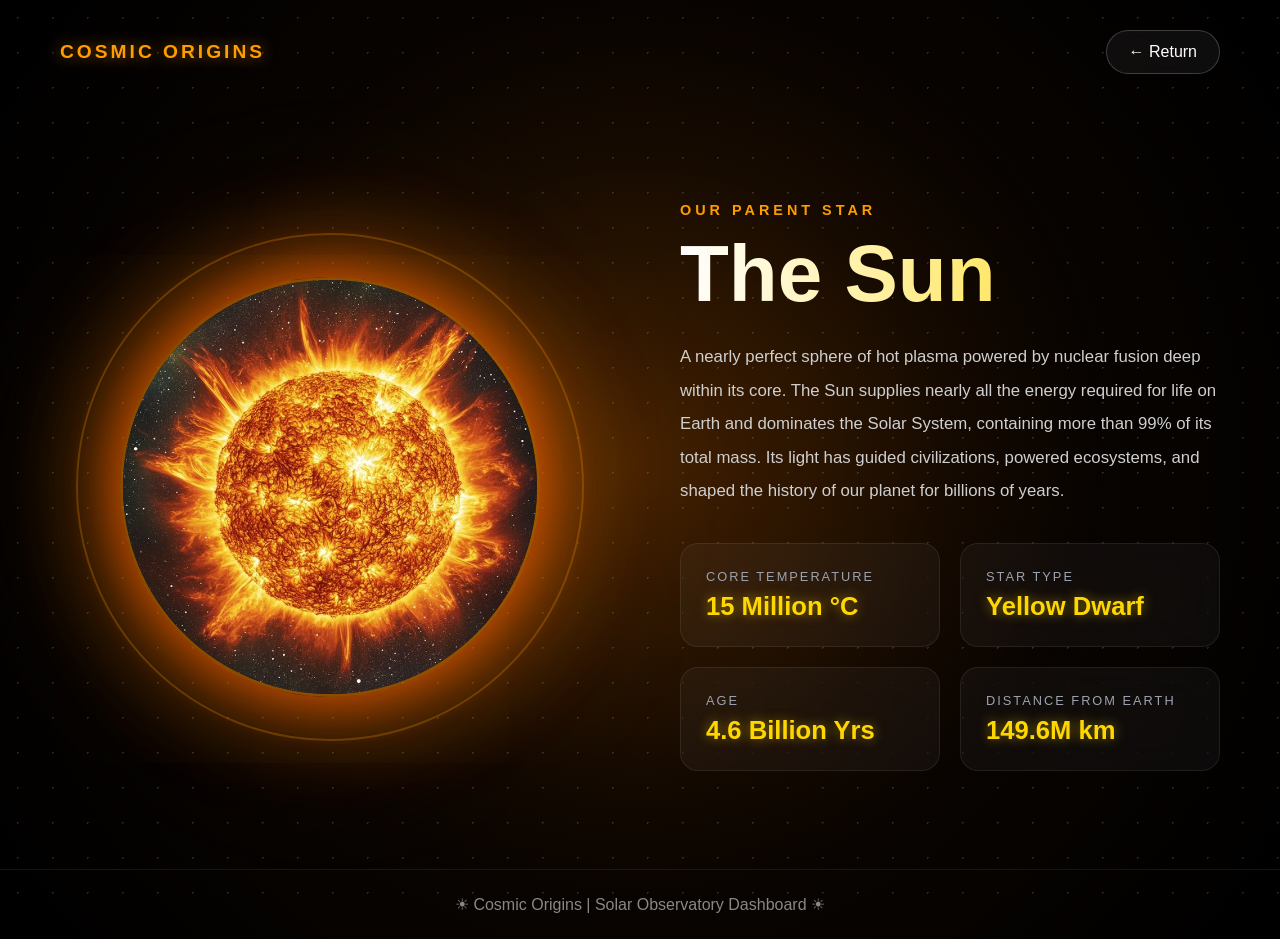
<file: sun.html>
<!DOCTYPE html>
<html lang="en">
<head>
<meta charset="UTF-8">
<meta name="viewport" content="width=device-width, initial-scale=1.0">
<title>Cosmic Origins - The Sun</title>

<style>
*{
margin:0;
padding:0;
box-sizing:border-box;
font-family:'Segoe UI',sans-serif;
}

body{
background:
radial-gradient(circle at center,#2a1200 0%,#0b0500 40%,#000000 100%);
color:#fff;
min-height:100vh;
overflow-x:hidden;
position:relative;
}

body::before{
content:'';
position:fixed;
top:0;
left:0;
width:100%;
height:100%;
background-image:
radial-gradient(white 1px,transparent 1px);
background-size:35px 35px;
opacity:.15;
animation:starsMove 40s linear infinite;
z-index:-2;
}

body::after{
content:'';
position:fixed;
top:0;
left:0;
width:100%;
height:100%;
background:
radial-gradient(circle at center,
rgba(255,140,0,.12),
transparent 60%);
animation:heatWave 8s ease-in-out infinite;
pointer-events:none;
z-index:-1;
}

@keyframes starsMove{
from{transform:translateY(0);}
to{transform:translateY(-300px);}
}

@keyframes heatWave{
0%,100%{opacity:.4;}
50%{opacity:1;}
}

.nav-bar{
display:flex;
justify-content:space-between;
align-items:center;
padding:30px 60px;
}

.logo{
font-size:1.2rem;
font-weight:700;
letter-spacing:3px;
text-transform:uppercase;
color:#ff9d00;
text-shadow:0 0 15px rgba(255,157,0,.6);
}

.back-btn{
text-decoration:none;
color:#fff;
padding:12px 22px;
border-radius:30px;
border:1px solid rgba(255,255,255,.2);
background:rgba(255,255,255,.05);
backdrop-filter:blur(10px);
transition:.4s;
}

.back-btn:hover{
background:#fff;
color:#000;
box-shadow:0 0 20px rgba(255,255,255,.5);
}

.container{
display:flex;
align-items:center;
justify-content:center;
gap:80px;
padding:40px 60px;
min-height:85vh;
}

.visual-side{
flex:1;
display:flex;
justify-content:center;
align-items:center;
}

.sun-image-container{
position:relative;
width:420px;
height:420px;
display:flex;
justify-content:center;
align-items:center;
animation:floatSun 6s ease-in-out infinite;
}

.sun-image-container::before{
content:'';
position:absolute;
width:85%;
height:85%;
background:#ff5500;
border-radius:50%;
filter:blur(70px);
opacity:.8;
animation:pulseGlow 4s ease-in-out infinite;
}

.sun-image-container::after{
content:'';
position:absolute;
width:120%;
height:120%;
border:2px solid rgba(255,157,0,.25);
border-radius:50%;
animation:orbitSun 20s linear infinite;
}

.sun-img{
width:100%;
height:100%;
object-fit:cover;
border-radius:50%;
border:3px solid rgba(255,157,0,.4);
position:relative;
z-index:5;
box-shadow:
0 0 50px rgba(255,85,0,.6),
0 0 120px rgba(255,140,0,.4),
0 0 200px rgba(255,200,0,.2);
animation:rotateSun 100s linear infinite;
}

@keyframes pulseGlow{
0%,100%{
transform:scale(1);
opacity:.7;
}
50%{
transform:scale(1.15);
opacity:1;
}
}

@keyframes orbitSun{
from{
transform:rotate(0deg);
}
to{
transform:rotate(360deg);
}
}

@keyframes rotateSun{
from{
transform:rotate(0deg);
}
to{
transform:rotate(360deg);
}
}

@keyframes floatSun{
0%,100%{
transform:translateY(0);
}
50%{
transform:translateY(-15px);
}
}

.content-side{
flex:1;
max-width:650px;
}

.tagline{
color:#ff9d00;
text-transform:uppercase;
letter-spacing:4px;
font-size:.9rem;
font-weight:600;
margin-bottom:10px;
}

h1{
font-size:5rem;
font-weight:900;
margin-bottom:20px;
background:linear-gradient(
90deg,
#ffffff,
#ffd700,
#ff8c00,
#ffffff
);
background-size:300% auto;
-webkit-background-clip:text;
-webkit-text-fill-color:transparent;
animation:sunshine 6s linear infinite;
}

@keyframes sunshine{
to{
background-position:300% center;
}
}

.description{
color:#cfcfcf;
line-height:2;
font-size:1.05rem;
margin-bottom:35px;
}

.stats-grid{
display:grid;
grid-template-columns:repeat(2,1fr);
gap:20px;
}

.stat-card{
background:rgba(255,255,255,.04);
backdrop-filter:blur(20px);
border:1px solid rgba(255,255,255,.08);
border-radius:18px;
padding:25px;
transition:.4s;
}

.stat-card:hover{
transform:translateY(-10px) scale(1.03);
border-color:rgba(255,157,0,.5);
box-shadow:
0 0 25px rgba(255,157,0,.2),
0 0 50px rgba(255,85,0,.15);
}

.stat-label{
font-size:.8rem;
letter-spacing:2px;
text-transform:uppercase;
color:#9ca3af;
margin-bottom:8px;
}

.stat-value{
font-size:1.6rem;
font-weight:700;
color:#ffd700;
text-shadow:0 0 12px rgba(255,215,0,.5);
}

.footer{
text-align:center;
padding:25px;
color:#888;
border-top:1px solid rgba(255,255,255,.08);
}

@media(max-width:1000px){

.container{
flex-direction:column;
padding:30px 20px;
}

.sun-image-container{
width:280px;
height:280px;
}

h1{
font-size:3rem;
}

.stats-grid{
grid-template-columns:1fr;
}

.nav-bar{
padding:20px;
}
}
</style>
</head>

<body>

<nav class="nav-bar">
<div class="logo">Cosmic Origins</div>
<a href="Past.html" class="back-btn">← Return</a>
</nav>

<div class="container">

<div class="visual-side">
<div class="sun-image-container">
<img src="Sun.jpg" alt="The Sun" class="sun-img">
</div>
</div>

<div class="content-side">

<div class="tagline">Our Parent Star</div>

<h1>The Sun</h1>

<p class="description">
A nearly perfect sphere of hot plasma powered by nuclear fusion deep within its core. The Sun supplies nearly all the energy required for life on Earth and dominates the Solar System, containing more than 99% of its total mass. Its light has guided civilizations, powered ecosystems, and shaped the history of our planet for billions of years.
</p>

<div class="stats-grid">

<div class="stat-card">
<div class="stat-label">Core Temperature</div>
<div class="stat-value">15 Million °C</div>
</div>

<div class="stat-card">
<div class="stat-label">Star Type</div>
<div class="stat-value">Yellow Dwarf</div>
</div>

<div class="stat-card">
<div class="stat-label">Age</div>
<div class="stat-value">4.6 Billion Yrs</div>
</div>

<div class="stat-card">
<div class="stat-label">Distance From Earth</div>
<div class="stat-value">149.6M km</div>
</div>

</div>

</div>

</div>

<div class="footer">
☀ Cosmic Origins | Solar Observatory Dashboard ☀
</div>

</body>
</html>
</file>
